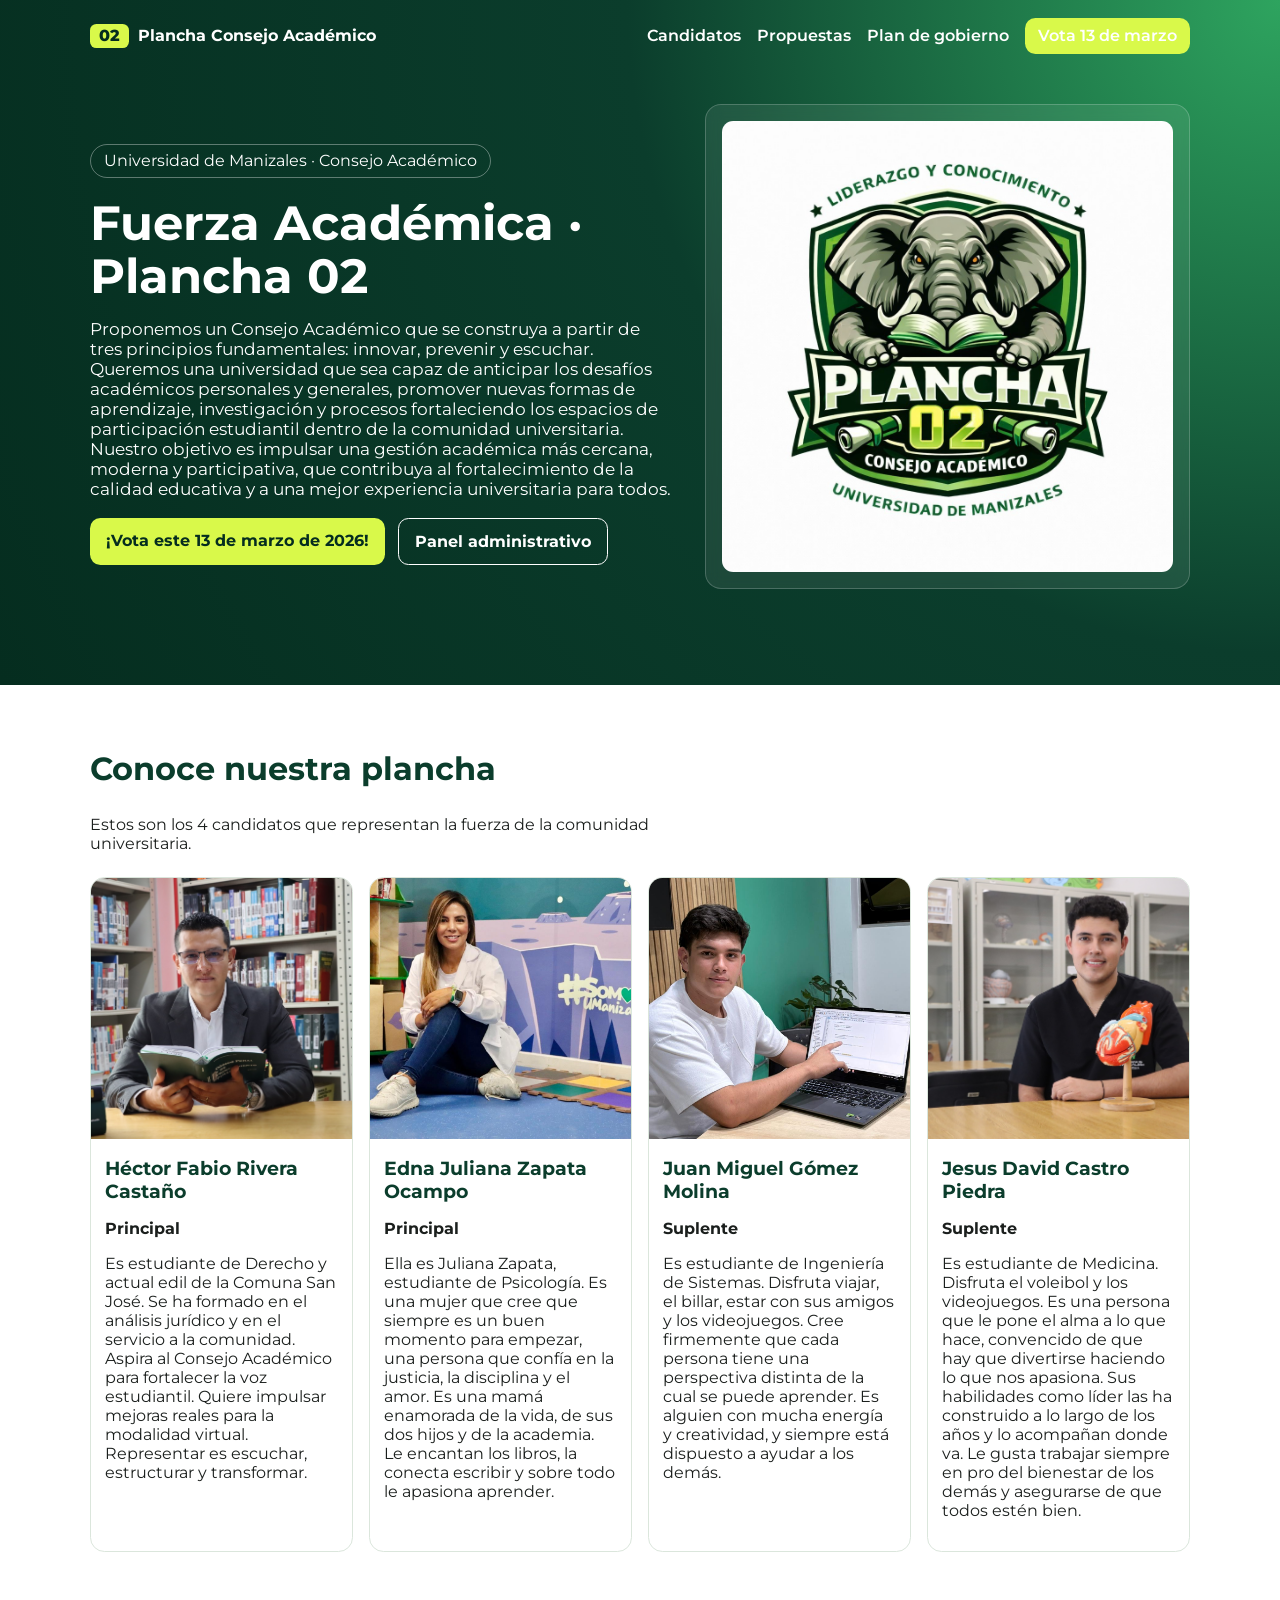
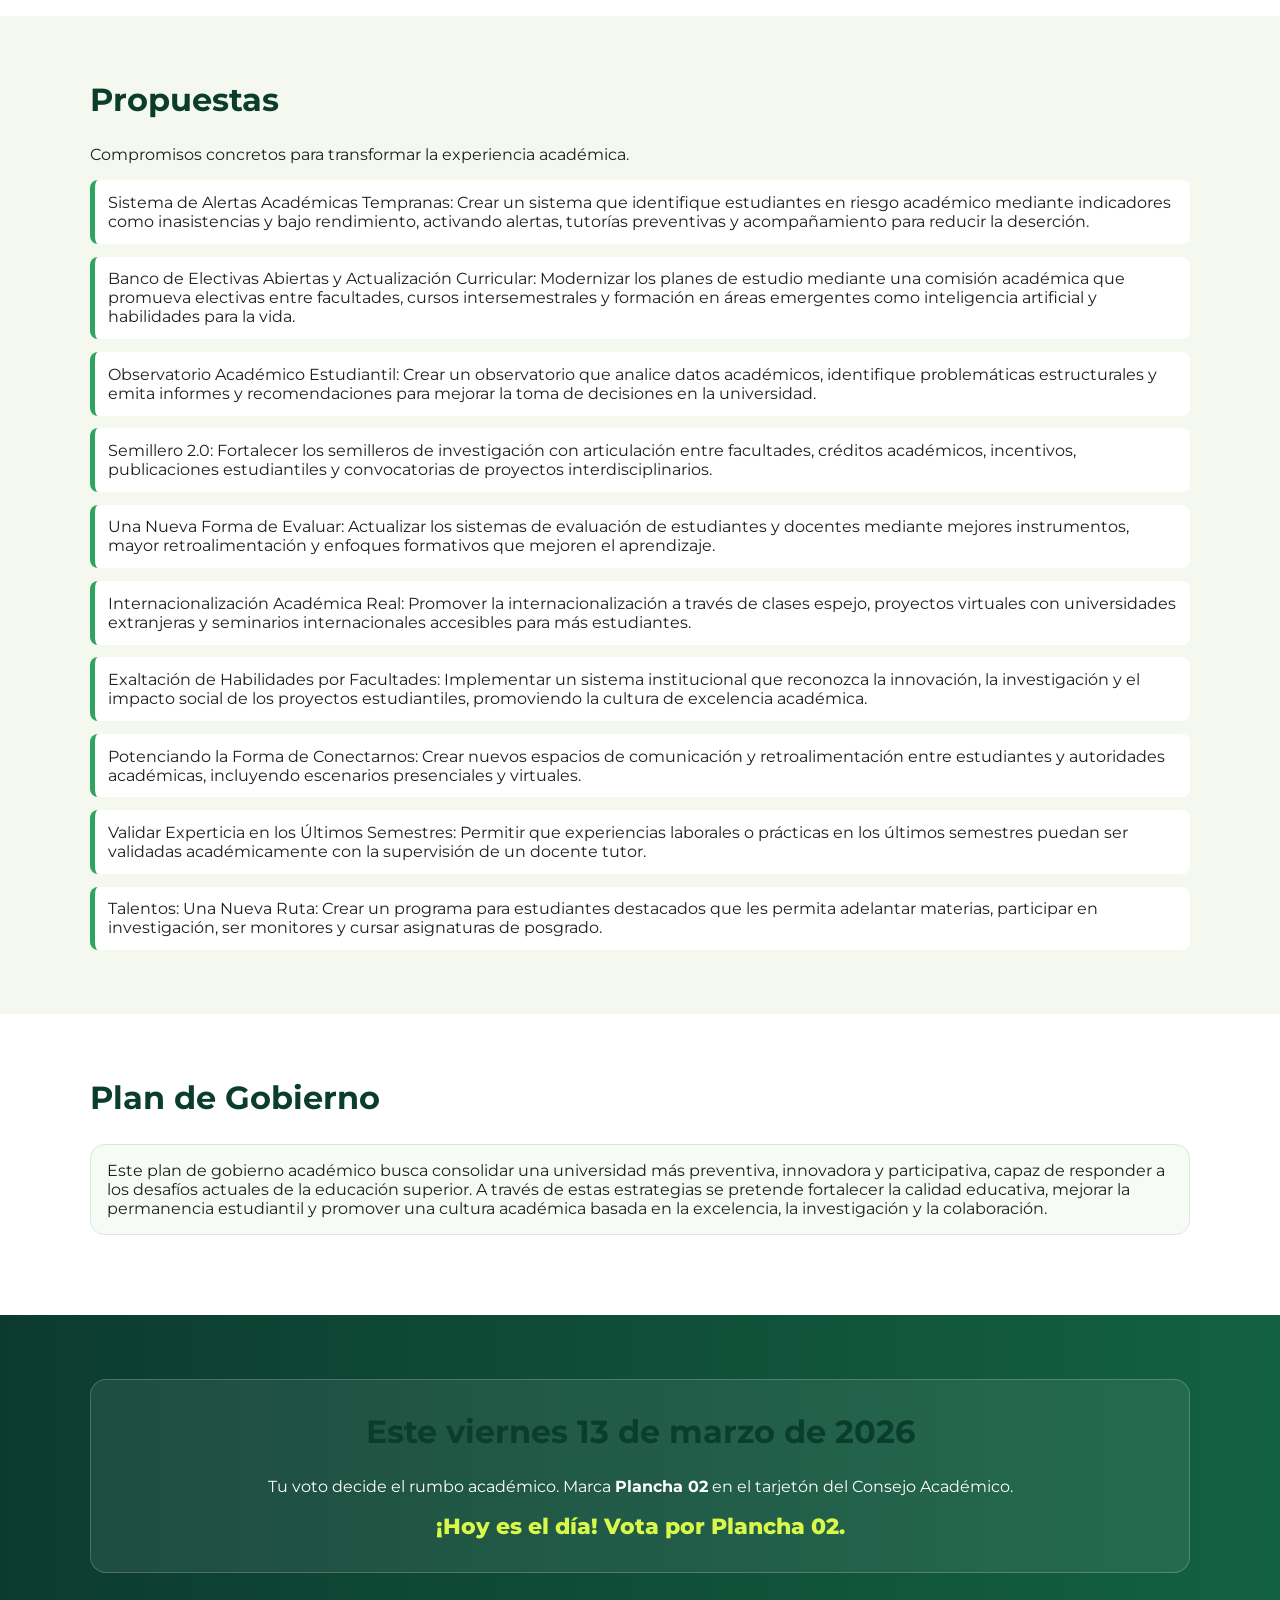
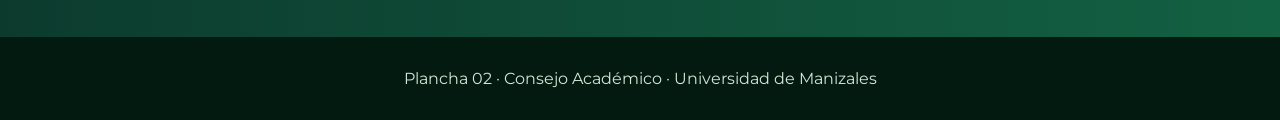
<file: index.html>
<!doctype html>
<html lang="es">
  <head>
    <meta charset="UTF-8" />
    <meta name="viewport" content="width=device-width, initial-scale=1.0" />
    <title>Plancha 02 - Consejo Académico UManizales</title>
    <link rel="preconnect" href="https://fonts.googleapis.com" />
    <link rel="preconnect" href="https://fonts.gstatic.com" crossorigin />
    <link href="https://fonts.googleapis.com/css2?family=Montserrat:wght@400;600;700;800&display=swap" rel="stylesheet" />
    <link rel="stylesheet" href="styles.css" />
  </head>
  <body>
    <header class="hero" id="inicio">
      <nav class="navbar container">
        <a class="brand" href="#inicio">
          <span class="brand-number">02</span>
          <span>Plancha Consejo Académico</span>
        </a>
        <div class="menu">
          <a href="#candidatos">Candidatos</a>
          <a href="#propuestas">Propuestas</a>
          <a href="#plan">Plan de gobierno</a>
          <a href="#vota" class="btn small">Vota 13 de marzo</a>
        </div>
      </nav>

      <div class="hero-content container">
        <div class="hero-text">
          <p class="pill">Universidad de Manizales · Consejo Académico</p>
          <h1 id="campaignName">Liderazgo y Conocimiento · Plancha 02</h1>
          <p id="campaignSlogan" class="lead">
            Somos la plancha estudiantil que representa ideas nuevas, participación real y decisiones académicas con visión de futuro.
          </p>
          <div class="cta-group">
            <a href="#vota" class="btn">¡Vota este 13 de marzo de 2026!</a>
            <a href="admin.html" class="btn btn-outline">Panel administrativo</a>
          </div>
        </div>
        <div class="hero-logo-card">
          <img
            id="campaignLogo"
            src="https://dummyimage.com/500x500/0c3b2e/f3ff5f&text=Sube+el+logo+de+Plancha+02"
            alt="Logo Plancha 02"
          />
        </div>
      </div>
    </header>

    <main>
      <section id="candidatos" class="section container">
        <h2>Conoce nuestra plancha</h2>
        <p class="section-text">Estos son los 4 candidatos que representan la fuerza de la comunidad universitaria.</p>
        <div id="candidatesGrid" class="grid"></div>
      </section>

      <section id="propuestas" class="section alt-bg">
        <div class="container">
          <h2>Propuestas</h2>
          <p class="section-text">Compromisos concretos para transformar la experiencia académica.</p>
          <ul id="proposalsList" class="cards-list"></ul>
        </div>
      </section>

      <section id="plan" class="section container">
        <h2>Plan de Gobierno</h2>
        <p id="governmentPlan" class="plan-text"></p>
      </section>

      <section id="vota" class="section vote-section">
        <div class="container vote-card">
          <h2>Este viernes 13 de marzo de 2026</h2>
          <p>Tu voto decide el rumbo académico. Marca <strong>Plancha 02</strong> en el tarjetón del Consejo Académico.</p>
          <div class="countdown" id="countdown">Cargando cuenta regresiva...</div>
        </div>
      </section>
    </main>

    <footer class="footer">
      <div class="container">
        <p>Plancha 02 · Consejo Académico · Universidad de Manizales</p>
      </div>
    </footer>

    <script src="script.js"></script>
  </body>
</html>
</file>
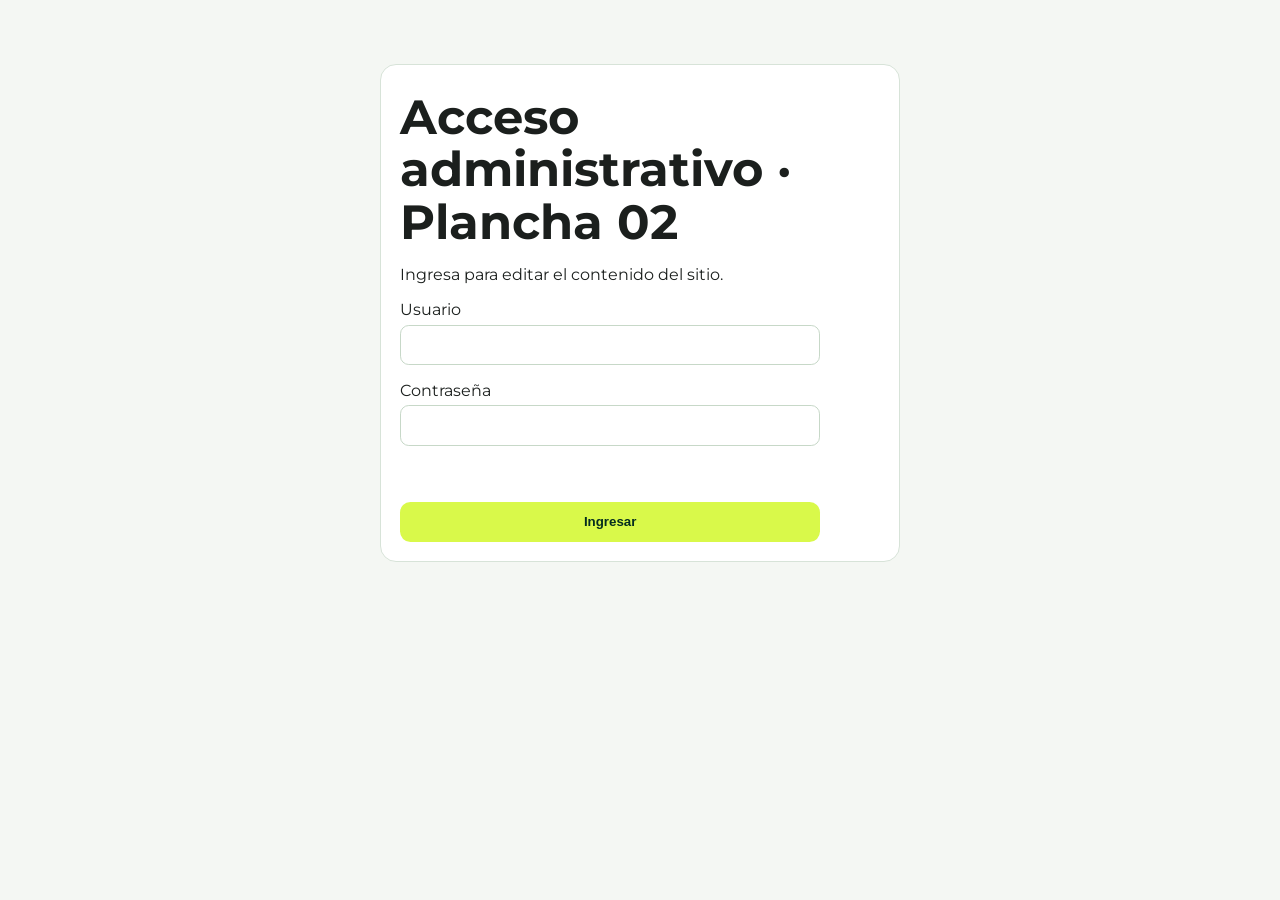
<file: admin.html>
<!doctype html>
<html lang="es">
  <head>
    <meta charset="UTF-8" />
    <meta name="viewport" content="width=device-width, initial-scale=1.0" />
    <title>Panel Administrativo - Plancha 02</title>
    <link rel="preconnect" href="https://fonts.googleapis.com" />
    <link rel="preconnect" href="https://fonts.gstatic.com" crossorigin />
    <link href="https://fonts.googleapis.com/css2?family=Montserrat:wght@400;600;700;800&display=swap" rel="stylesheet" />
    <link rel="stylesheet" href="styles.css" />
  </head>
  <body class="admin-page">
    <main class="container admin-wrapper">
      <section id="loginSection" class="admin-login-card">
        <h1>Acceso administrativo · Plancha 02</h1>
        <p>Ingresa para editar el contenido del sitio.</p>

        <form id="loginForm" class="admin-form compact-form">
          <label>Usuario <input type="text" id="usernameInput" required autocomplete="username" /></label>
          <label>Contraseña <input type="password" id="passwordInput" required autocomplete="current-password" /></label>
          <p id="loginError" class="error-text" aria-live="polite"></p>
          <button type="submit" class="btn">Ingresar</button>
        </form>
      </section>

      <section id="adminSection" class="hidden">
        <div class="admin-header-row">
          <div>
            <h1>Panel administrativo · Plancha 02</h1>
            <p>Edita el contenido público sin tocar código. Los cambios se guardan en este navegador.</p>
          </div>
          <button type="button" id="logoutBtn" class="btn btn-outline">Cerrar sesión</button>
        </div>

        <form id="adminForm" class="admin-form">
          <label>Nombre de campaña <input type="text" id="campaignNameInput" required /></label>
          <label>Slogan / descripción <textarea id="campaignSloganInput" rows="3" required></textarea></label>
          <label>Ruta local del logo <input type="text" id="campaignLogoInput" placeholder="media/uploads/logo.png" /></label>
          <label>Seleccionar logo <input type="file" id="campaignLogoFile" accept="image/*" /></label>
          <small class="helper-text">Selecciona imagen para autocompletar ruta. Luego copia/pega el archivo dentro de <strong>media/uploads/</strong>.</small>

          <fieldset>
            <legend>Candidatos (4)</legend>
            <div id="candidateFields" class="candidate-fields"></div>
          </fieldset>

          <fieldset>
            <legend>Propuestas</legend>
            <textarea id="proposalsInput" rows="8" placeholder="Una propuesta por línea"></textarea>
          </fieldset>

          <fieldset>
            <legend>Plan de gobierno</legend>
            <textarea id="governmentPlanInput" rows="8"></textarea>
          </fieldset>

          <div class="admin-actions">
            <button type="submit" class="btn">Guardar cambios</button>
            <button type="button" id="exportBtn" class="btn btn-outline">Generar JSON para Netlify</button>
            <button type="button" id="resetBtn" class="btn btn-outline">Restablecer valores por defecto</button>
            <a class="btn btn-outline" href="index.html">Ver sitio público</a>
          </div>
        </form>

        <section class="export-section">
          <h3>Publicación estática (Netlify)</h3>
          <p>
            Copia este JSON y pégalo en <code>data/content.json</code> del repositorio. Luego sube también las imágenes en
            <code>media/uploads/</code> y haz deploy.
          </p>
          <textarea id="netlifyJsonOutput" rows="12" readonly placeholder="Aquí aparecerá el JSON listo para pegar en data/content.json"></textarea>
        </section>
      </section>
    </main>

    <script src="script.js"></script>
  </body>
</html>
</file>
<file: styles.css>
:root {
  --green-900: #052d1f;
  --green-800: #0b3d2c;
  --green-700: #136143;
  --green-500: #2ea45f;
  --lime: #d9f94a;
  --cream: #f5f8ef;
  --text: #1b1f1d;
  --white: #ffffff;
}

* { box-sizing: border-box; }
body {
  margin: 0;
  font-family: "Montserrat", sans-serif;
  color: var(--text);
  background: var(--white);
}

.container { width: min(1100px, 92%); margin: 0 auto; }

.hero {
  color: var(--white);
  background: radial-gradient(circle at top right, #2ea45f 0%, #0b3d2c 45%, #052d1f 100%);
  padding-bottom: 4rem;
}

.navbar {
  display: flex;
  justify-content: space-between;
  align-items: center;
  padding: 1.1rem 0;
}

.brand { color: var(--white); text-decoration: none; font-weight: 700; display: flex; align-items: center; gap: .6rem; }
.brand-number {
  background: var(--lime);
  color: var(--green-900);
  padding: .15rem .55rem;
  border-radius: .4rem;
  font-weight: 800;
}

.menu { display: flex; align-items: center; gap: 1rem; }
.menu a { color: var(--white); text-decoration: none; font-weight: 600; }

.hero-content {
  display: grid;
  grid-template-columns: 1.2fr 1fr;
  gap: 2rem;
  align-items: center;
  padding: 2rem 0;
}

.pill {
  display: inline-block;
  padding: .4rem .8rem;
  border: 1px solid rgba(255,255,255,.35);
  border-radius: 999px;
  margin-bottom: .8rem;
}

h1 { margin: .4rem 0 1rem; font-size: clamp(1.8rem, 4vw, 3rem); line-height: 1.1; }
.lead { font-size: 1.05rem; max-width: 60ch; }

.hero-logo-card {
  background: rgba(255,255,255,.08);
  border: 1px solid rgba(255,255,255,.2);
  border-radius: 1rem;
  padding: 1rem;
  backdrop-filter: blur(8px);
}
.hero-logo-card img { width: 100%; border-radius: .7rem; display: block; }

.btn {
  display: inline-block;
  text-decoration: none;
  border: none;
  cursor: pointer;
  background: var(--lime);
  color: var(--green-900);
  font-weight: 700;
  padding: .8rem 1rem;
  border-radius: .65rem;
}
.btn.small { padding: .55rem .8rem; }
.btn-outline {
  background: transparent;
  color: inherit;
  border: 1px solid currentColor;
}
.cta-group { display: flex; gap: .8rem; flex-wrap: wrap; margin-top: 1.2rem; }

.section { padding: 4rem 0; }
.section h2 { margin-top: 0; font-size: clamp(1.5rem, 3vw, 2rem); color: var(--green-800); }
.section-text { max-width: 60ch; }
.alt-bg { background: var(--cream); }

.grid {
  margin-top: 1.5rem;
  display: grid;
  gap: 1rem;
  grid-template-columns: repeat(4, minmax(0, 1fr));
}

.card {
  background: var(--white);
  border: 1px solid #dbe6dc;
  border-radius: .9rem;
  overflow: hidden;
}

.card img {
  width: 100%;
  aspect-ratio: 4/4;
  object-fit: cover;
  background: #eff4ef;
}
.card-content { padding: .9rem; }
.card-content h3 { margin: 0 0 .4rem; color: var(--green-800); }

.cards-list {
  margin: 1rem 0 0;
  padding: 0;
  list-style: none;
  display: grid;
  gap: .8rem;
}
.cards-list li {
  background: #fff;
  border-left: 5px solid var(--green-500);
  border-radius: .5rem;
  padding: .8rem;
}

.plan-text {
  background: #f7fbf6;
  border: 1px solid #d9e7d9;
  border-radius: .9rem;
  padding: 1rem;
  white-space: pre-line;
}

.vote-section {
  background: linear-gradient(90deg, #0c3b2e 0%, #136143 100%);
  color: white;
}
.vote-card {
  text-align: center;
  background: rgba(255,255,255,.08);
  border: 1px solid rgba(255,255,255,.2);
  border-radius: 1rem;
  padding: 2rem;
}
.countdown { font-size: 1.4rem; font-weight: 800; color: var(--lime); margin-top: 1rem; }

.footer { background: #031a11; color: #d4e7d6; padding: 1rem 0; text-align: center; }

.admin-page { background: #f4f7f3; }
.admin-wrapper { padding: 2rem 0 4rem; }
.admin-form { display: grid; gap: 1rem; }
.admin-form label, .admin-form textarea, .admin-form input { font: inherit; }
.admin-form input, .admin-form textarea {
  width: 100%;
  margin-top: .35rem;
  border: 1px solid #c7d8c8;
  border-radius: .55rem;
  padding: .6rem;
}
fieldset { border: 1px solid #c7d8c8; border-radius: .7rem; padding: 1rem; }
legend { font-weight: 700; color: var(--green-800); }
.candidate-fields { display: grid; grid-template-columns: repeat(2, minmax(0,1fr)); gap: .8rem; }
.candidate-box { background: #fff; border: 1px solid #d7e3d8; border-radius: .7rem; padding: .7rem; }
.helper-text { display: block; margin-top: .3rem; color: #2a5a44; font-size: .82rem; }
.admin-actions { display: flex; gap: .6rem; flex-wrap: wrap; }

.hidden { display: none !important; }

.admin-login-card {
  max-width: 520px;
  margin: 2rem auto;
  background: #fff;
  border: 1px solid #d7e3d8;
  border-radius: 1rem;
  padding: 1.2rem;
}

.admin-header-row {
  display: flex;
  justify-content: space-between;
  align-items: flex-start;
  gap: 1rem;
}

.compact-form { max-width: 420px; }
.error-text { min-height: 1.2rem; color: #a02121; font-weight: 600; margin: .3rem 0 0; }

.export-section { margin-top: 1rem; background: #fff; border: 1px solid #d7e3d8; border-radius: .8rem; padding: 1rem; }
.export-section h3 { margin-top: 0; color: var(--green-800); }
.export-section textarea { width: 100%; border: 1px solid #c7d8c8; border-radius: .55rem; padding: .7rem; font: 13px/1.4 monospace; }

@media (max-width: 900px) {
  .hero-content { grid-template-columns: 1fr; }
  .grid { grid-template-columns: repeat(2, minmax(0, 1fr)); }
}
@media (max-width: 640px) {
  .menu { display: none; }
  .grid, .candidate-fields { grid-template-columns: 1fr; }
  .admin-header-row { flex-direction: column; }
}
</file>
